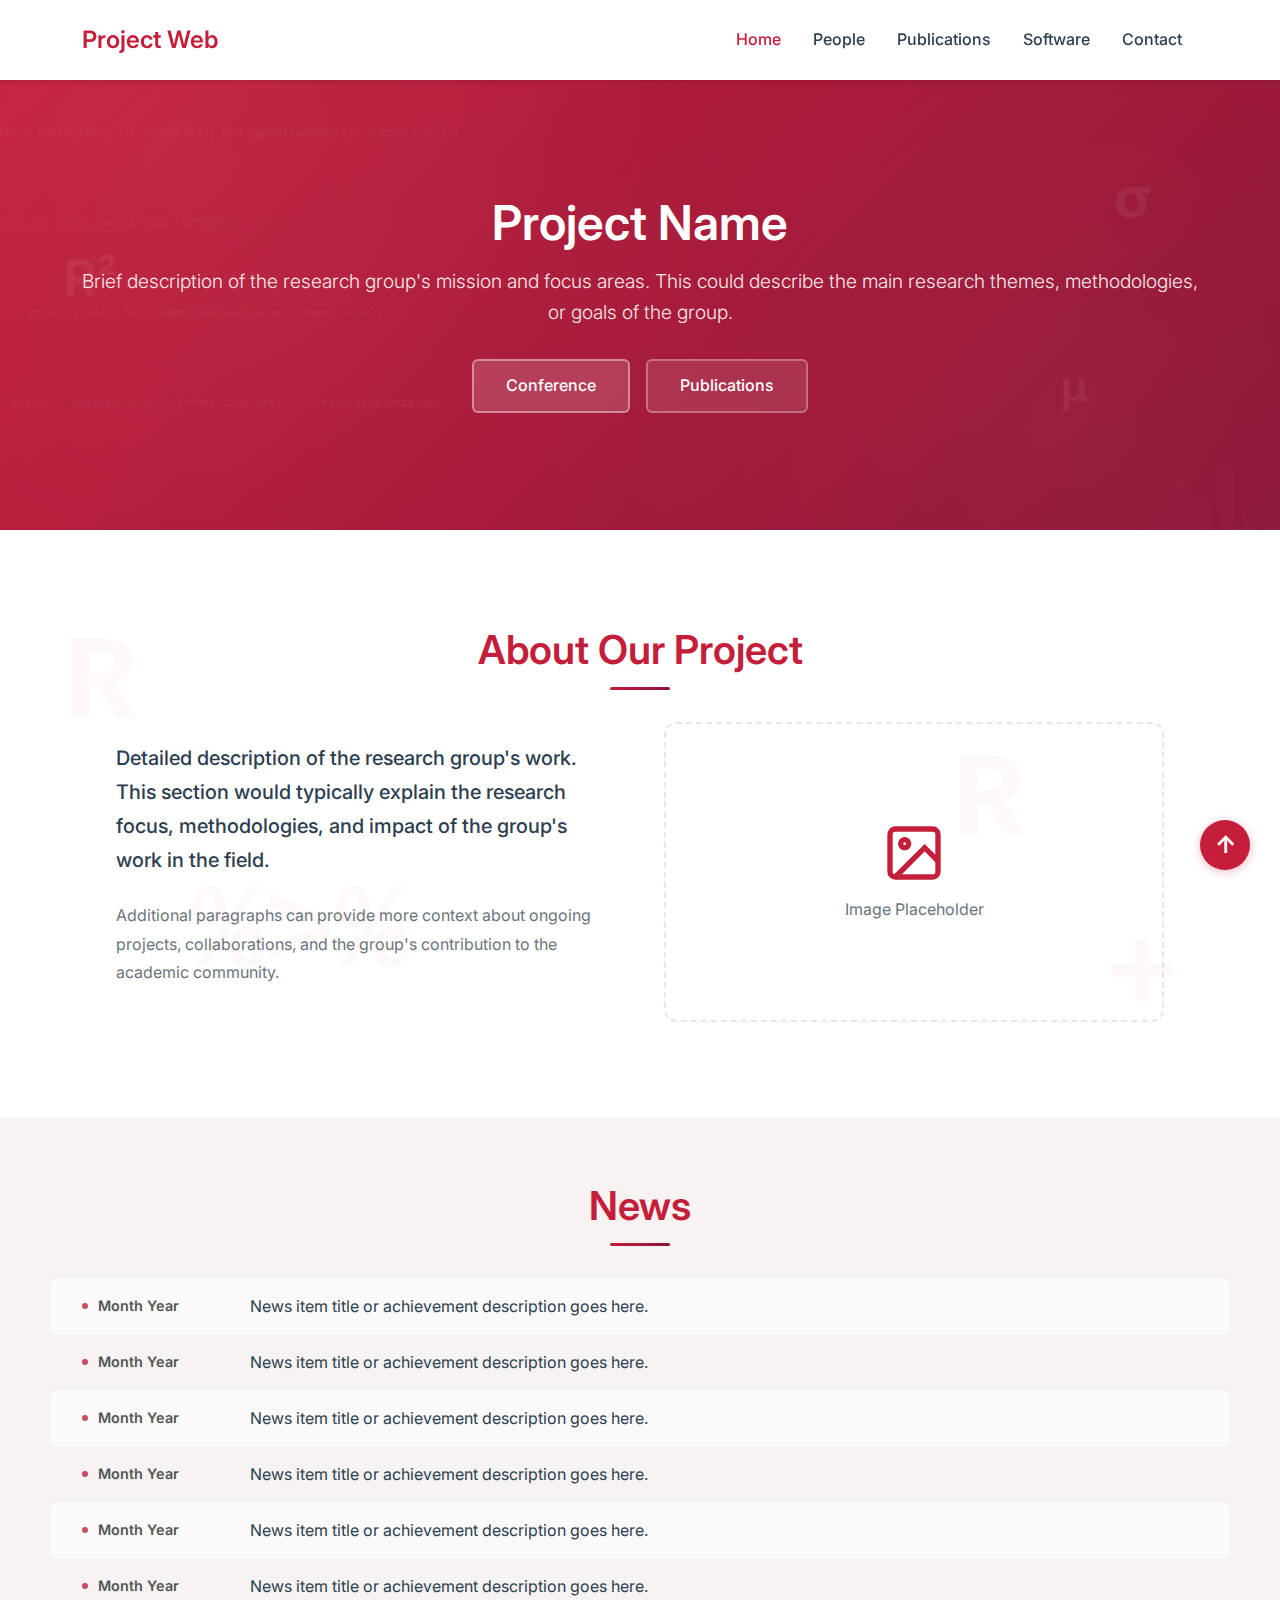
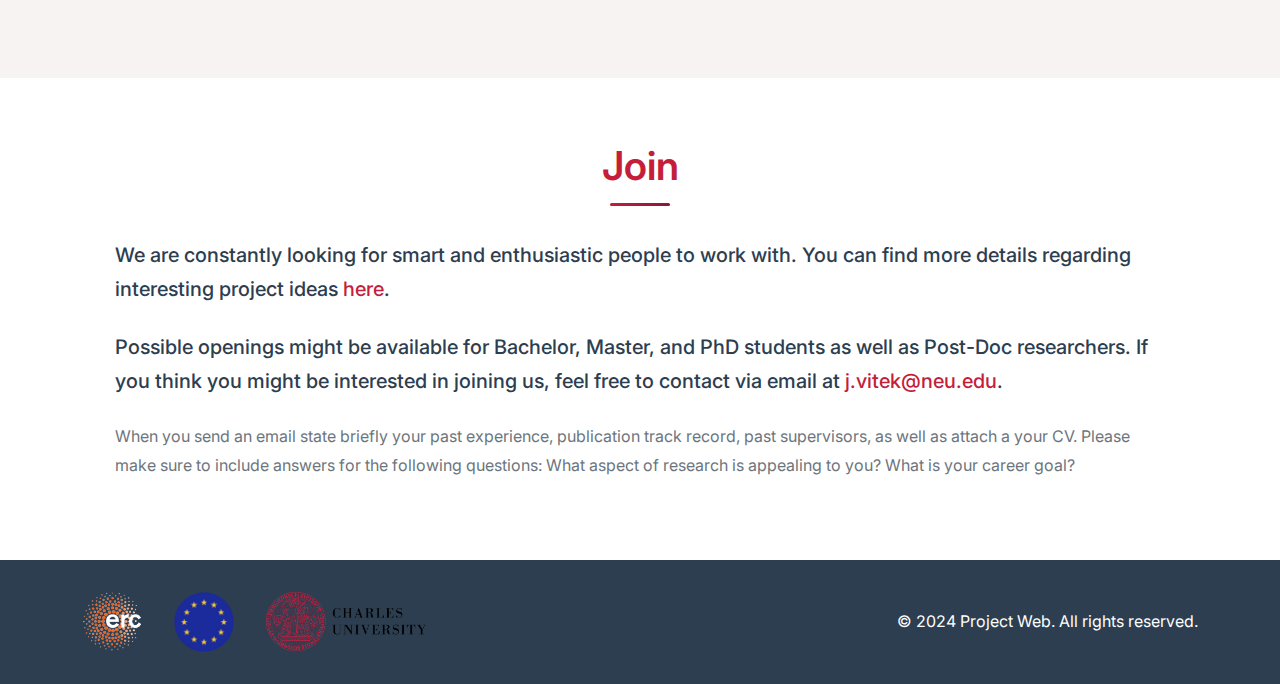
<file: index.html>
<!DOCTYPE html>
<html lang="en">
<head>
    <meta charset="utf-8">
    <meta name="viewport" content="width=device-width, initial-scale=1">
    <title>Project Web</title>
    
    <link href="https://fonts.googleapis.com/css2?family=Inter:wght@300;400;500;600&display=swap" rel="stylesheet">
    <link href="https://cdnjs.cloudflare.com/ajax/libs/bootstrap/5.3.0/css/bootstrap.min.css" rel="stylesheet">
    <link href="docs/assets/css/styles.css" rel="stylesheet">
</head>

<body>
    <nav class="navbar navbar-expand-lg navbar-light fixed-top">
        <div class="container">
            <a class="navbar-brand" href="index.html">
                <span style="font-weight: 600; color: var(--primary-red); font-size: 1.5rem;">Project Web</span>
            </a>
            
            <button class="navbar-toggler" type="button" data-bs-toggle="collapse" data-bs-target="#navbarNav">
                <span class="navbar-toggler-icon"></span>
            </button>
            
            <div class="collapse navbar-collapse" id="navbarNav">
                <ul class="navbar-nav ms-auto">
                    <li class="nav-item">
                        <a class="nav-link active" href="index.html">Home</a>
                    </li>
                    <li class="nav-item">
                        <a class="nav-link" href="people.html">People</a>
                    </li>
                    <li class="nav-item">
                        <a class="nav-link" href="publications.html">Publications</a>
                    </li>
                    <li class="nav-item">
                        <a class="nav-link" href="software.html">Software</a>
                    </li>
                    <li class="nav-item">
                        <a class="nav-link" href="contact.html">Contact</a>
                    </li>
                </ul>
            </div>
        </div>
    </nav>

    <!-- Hero Section -->
    <section class="hero">
        <div class="r-background">
            <div class="r-code">library(ggplot2) %>% data.frame(x = rnorm(100), y = rnorm(100)) %>% ggplot(aes(x, y)) + geom_point()</div>
            <div class="r-code">summary(lm(y ~ x, data = dataset)) %>% cor.test(x, y) %>% t.test(group1, group2)</div>
            <div class="r-code">df %>% filter(category == "research") %>% group_by(year) %>% summarise(mean_value = mean(value))</div>
            <div class="r-code">install.packages(c("dplyr", "tidyr", "ggplot2")) %>% library(tidyverse) %>% read.csv("data.csv")</div>
            
            <div class="stats-symbol">σ</div>
            <div class="stats-symbol">μ</div>
            <div class="stats-symbol">R²</div>
        </div>

        <div class="chart-bg">
            <div class="chart-bars">
                <div class="chart-bar"></div>
                <div class="chart-bar"></div>
                <div class="chart-bar"></div>
                <div class="chart-bar"></div>
                <div class="chart-bar"></div>
                <div class="chart-bar"></div>
            </div>
        </div>

        <div class="container">
            <div class="hero-content">
                <h1>Project Name</h1>
                <p class="lead">Brief description of the research group's mission and focus areas. This could describe the main research themes, methodologies, or goals of the group.</p>
                
                <div class="hero-buttons">
                    <a href="publications.html#conference" class="btn-hero btn-primary">Conference</a>
                    <a href="publications.html#publications" class="btn-hero">Publications</a>
                </div>
            </div>
        </div>
    </section>
    
    <!-- About Section -->
    <section class="about-section">
        <div class="container">
            <h2 class="section-header">About Our Project</h2>
            
            <div class="research-content">
                <div class="main-description">
                    <p class="lead-text">Detailed description of the research group's work. This section would typically explain the research focus, methodologies, and impact of the group's work in the field.</p>
                    
                    <p>Additional paragraphs can provide more context about ongoing projects, collaborations, and the group's contribution to the academic community.</p>
                </div>

                <div class="image-placeholder">
                    <div class="placeholder-content">
                        <svg width="64" height="64" viewBox="0 0 24 24" fill="none">
                            <rect x="3" y="3" width="18" height="18" rx="2" ry="2" stroke="currentColor" stroke-width="2"/>
                            <circle cx="8.5" cy="8.5" r="1.5" stroke="currentColor" stroke-width="2"/>
                            <path d="M21 15L16 10L5 21" stroke="currentColor" stroke-width="2"/>
                        </svg>
                        <p>Image Placeholder</p>
                    </div>
                </div>
            </div>
        </div>

        <div class="r-pattern">
            <div class="pattern-element">R</div>
            <div class="pattern-element">+</div>
            <div class="pattern-element">%>%</div>
            <div class="pattern-element">R</div>
        </div>
    </section>

    <!-- News Section -->
    <section class="content-section bg-light-beige">
        <div class="container">
            <h2 class="section-header">News</h2>
            
            <div class="news-row-simple">
                <div class="news-date-simple">Month Year</div>
                <div class="news-text-simple">News item title or achievement description goes here.</div>
            </div>
            
            <div class="news-row-simple">
                <div class="news-date-simple">Month Year</div>
                <div class="news-text-simple">News item title or achievement description goes here.</div>
            </div>
            
            <div class="news-row-simple">
                <div class="news-date-simple">Month Year</div>
                <div class="news-text-simple">News item title or achievement description goes here.</div>
            </div>
            
            <div class="news-row-simple">
                <div class="news-date-simple">Month Year</div>
                <div class="news-text-simple">News item title or achievement description goes here.</div>
            </div>
            
            <div class="news-row-simple">
                <div class="news-date-simple">Month Year</div>
                <div class="news-text-simple">News item title or achievement description goes here.</div>
            </div>
            
            <div class="news-row-simple">
                <div class="news-date-simple">Month Year</div>
                <div class="news-text-simple">News item title or achievement description goes here.</div>
            </div>
        </div>
    </section>
    
    <!-- Join Section -->
    <section class="content-section">
        <div class="container">
            <h2 class="section-header">Join</h2>
            <div class="join-description">
                <p class="lead-text">We are constantly looking for smart and enthusiastic people to work with. You can find more details regarding interesting project ideas <a href="https://prl-prg.github.io/student-projects.html">here</a>.</p>
    
                <p class="lead-text">Possible openings might be available for Bachelor, Master, and PhD students as well as Post-Doc researchers. If you think you might be interested in joining us, feel free to contact via email at <a href="mailto:j.vitek@neu.edu">j.vitek@neu.edu</a>.</p>
                    
                <p>When you send an email state briefly your past experience, publication track record, past supervisors, as well as attach a your CV.

                Please make sure to include answers for the following questions:
                        
                What aspect of research is appealing to you?
                What is your career goal?</p>
            </div>
        </div>
    </section>

    <footer>
        <div class="container">
            <div class="row align-items-center">
                <div class="col-md-6">
                    <div class="footer-logos">
                        <div class="footer-logo">
                            <a href="">
                                <img src="docs/assets/images/logo/erc_logo_inv.png" alt="">
                            </a>
                        </div>
                        <div class="footer-logo">
                            <a href="https://erc.europa.eu/">
                                <img src="docs/assets/images/logo/eu_flag_round-nobg.png" alt="">
                            </a>
                        </div>
                        <div class="footer-logo charles">
                            <a href="">
                                <img src="docs/assets/images/logo/PR-56-version1-uk_uzitna_eng_barevna (1).png" alt="">
                            </a>
                        </div>
                    </div>
                </div>
                <div class="col-md-6 text-md-end">
                    <p class="mb-0">&copy; 2024 Project Web. All rights reserved.</p>
                </div>
            </div>
        </div>
    </footer>

    <button class="back-to-top" onclick="window.scrollTo({top: 0, behavior: 'smooth'})"></button>

    <script src="https://cdnjs.cloudflare.com/ajax/libs/bootstrap/5.3.0/js/bootstrap.bundle.min.js"></script>
</body>
</html>
</file>
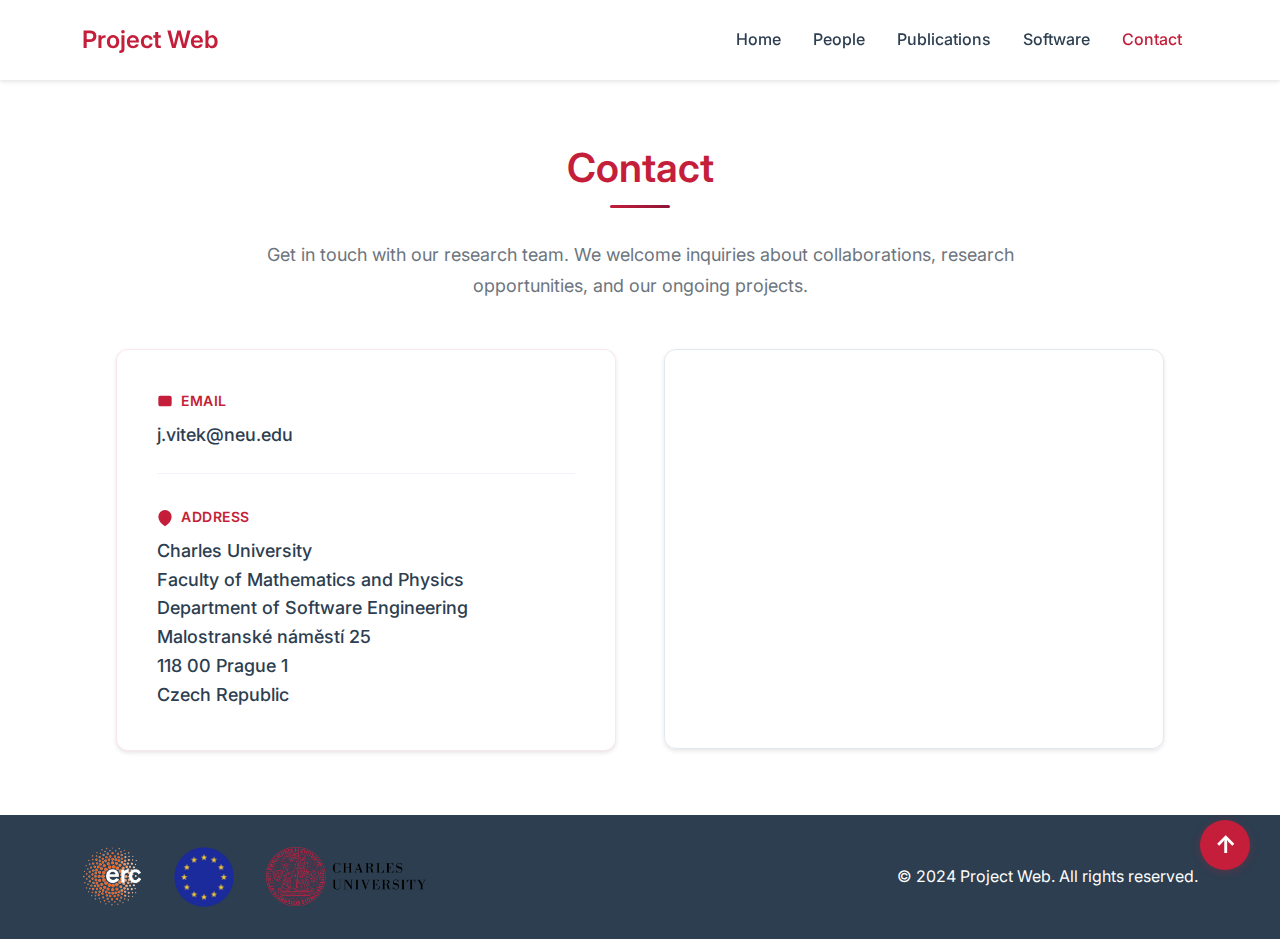
<file: contact.html>
<!DOCTYPE html>
<html lang="en">
<head>
    <meta charset="utf-8">
    <meta name="viewport" content="width=device-width, initial-scale=1">
    <title>Project Web - Contact</title>
    
    <link href="https://fonts.googleapis.com/css2?family=Inter:wght@300;400;500;600&display=swap" rel="stylesheet">
    <link href="https://cdnjs.cloudflare.com/ajax/libs/bootstrap/5.3.0/css/bootstrap.min.css" rel="stylesheet">
    <link href="docs/assets/css/styles.css" rel="stylesheet">
</head>

<body>
    <nav class="navbar navbar-expand-lg navbar-light fixed-top">
        <div class="container">
            <a class="navbar-brand" href="index.html">
                <span style="font-weight: 600; color: var(--primary-red); font-size: 1.5rem;">Project Web</span>
            </a>
            
            <button class="navbar-toggler" type="button" data-bs-toggle="collapse" data-bs-target="#navbarNav">
                <span class="navbar-toggler-icon"></span>
            </button>
            
            <div class="collapse navbar-collapse" id="navbarNav">
                <ul class="navbar-nav ms-auto">
                    <li class="nav-item">
                        <a class="nav-link" href="index.html">Home</a>
                    </li>
                    <li class="nav-item">
                        <a class="nav-link" href="people.html">People</a>
                    </li>
                    <li class="nav-item">
                        <a class="nav-link" href="publications.html">Publications</a>
                    </li>
                    <li class="nav-item">
                        <a class="nav-link" href="software.html">Software</a>
                    </li>
                    <li class="nav-item">
                        <a class="nav-link active" href="contact.html">Contact</a>
                    </li>
                </ul>
            </div>
        </div>
    </nav>

    <div class="page-content">
        <div class="content-section">
            <div class="container">
                <div class="contact-container">
                    <h2 class="section-header">Contact</h2>
                    
                    <div class="contact-description">
                        <p>Get in touch with our research team. We welcome inquiries about collaborations, research opportunities, and our ongoing projects.</p>
                    </div>
                    
                    <div class="contact-content">
                        <div class="contact-info">
                            <div class="contact-item">
                                <div class="contact-label">
                                    <svg class="contact-icon" viewBox="0 0 24 24" fill="none">
                                        <path d="M3 8L10.89 13.26C11.2187 13.4793 11.6049 13.5963 12 13.5963C12.3951 13.5963 12.7813 13.4793 13.11 13.26L21 8M5 19H19C19.5304 19 20.0391 18.7893 20.4142 18.4142C20.7893 18.0391 21 17.5304 21 17V7C21 6.46957 20.7893 5.96086 20.4142 5.58579C20.0391 5.21071 19.5304 5 19 5H5C4.46957 5 3.96086 5.21071 3.58579 5.58579C3.21071 5.96086 3 6.46957 3 7V17C3 17.5304 3.21071 18.0391 3.58579 18.4142C3.96086 18.7893 4.46957 19 5 19Z" stroke="currentColor" stroke-width="2"/>
                                    </svg>
                                    Email
                                </div>
                                <div class="contact-value">
                                    <a href="mailto:j.vitek@neu.edu">j.vitek@neu.edu</a>
                                </div>
                            </div>
                            
                            <div class="contact-item">
                                <div class="contact-label">
                                    <svg class="contact-icon" viewBox="0 0 24 24" fill="none">
                                        <path d="M21 10C21 17 12 23 12 23S3 17 3 10C3 7.61305 3.94821 5.32387 5.63604 3.63604C7.32387 1.94821 9.61305 1 12 1C14.3869 1 16.6761 1.94821 18.3639 3.63604C20.0518 5.32387 21 7.61305 21 10Z" stroke="currentColor" stroke-width="2"/>
                                        <circle cx="12" cy="10" r="3" stroke="currentColor" stroke-width="2"/>
                                    </svg>
                                    Address
                                </div>
                                <div class="contact-value">
                                    Charles University<br>
                                    Faculty of Mathematics and Physics<br>
                                    Department of Software Engineering<br>
                                    Malostranské náměstí 25<br>
                                    118 00 Prague 1<br>
                                    Czech Republic
                                </div>
                            </div>
                        </div>
                        
                        <div class="map-container">
                            <iframe
                                src="https://www.google.com/maps/embed?pb=!1m18!1m12!1m3!1d2559.9341750934636!2d14.40387537733145!3d50.08805637151944!2m3!1f0!2f0!3f0!3m2!1i1024!2i768!4f13.1!3m3!1m2!1s0x470b94ed05c9a0b1%3A0x8e1f5b7a5b8d3c2a!2sMalostranské%20nám.%2025%2C%20118%2000%20Malá%20Strana%2C%20Czechia!5e0!3m2!1sen!2s!4v1703789012345!5m2!1sen!2s"
                                allowfullscreen=""
                                loading="lazy">
                            </iframe>
                        </div>
                    </div>
                </div>
            </div>
        </div>
    </div>

    <footer>
        <div class="container">
            <div class="row align-items-center">
                <div class="col-md-6">
                    <div class="footer-logos">
                        <div class="footer-logo">
                            <a href="">
                                <img src="docs/assets/images/logo/erc_logo_inv.png" alt="">
                            </a>
                        </div>
                        <div class="footer-logo">
                            <a href="https://erc.europa.eu/">
                                <img src="docs/assets/images/logo/eu_flag_round-nobg.png" alt="">
                            </a>
                        </div>
                        <div class="footer-logo charles">
                            <a href="">
                                <img src="docs/assets/images/logo/PR-56-version1-uk_uzitna_eng_barevna (1).png" alt="">
                            </a>
                        </div>
                    </div>
                </div>
                <div class="col-md-6 text-md-end">
                    <p class="mb-0">&copy; 2024 Project Web. All rights reserved.</p>
                </div>
            </div>
        </div>
    </footer>

    <button class="back-to-top" onclick="window.scrollTo({top: 0, behavior: 'smooth'})"></button>

    <script src="https://cdnjs.cloudflare.com/ajax/libs/bootstrap/5.3.0/js/bootstrap.bundle.min.js"></script>
</body>
</html>
</file>
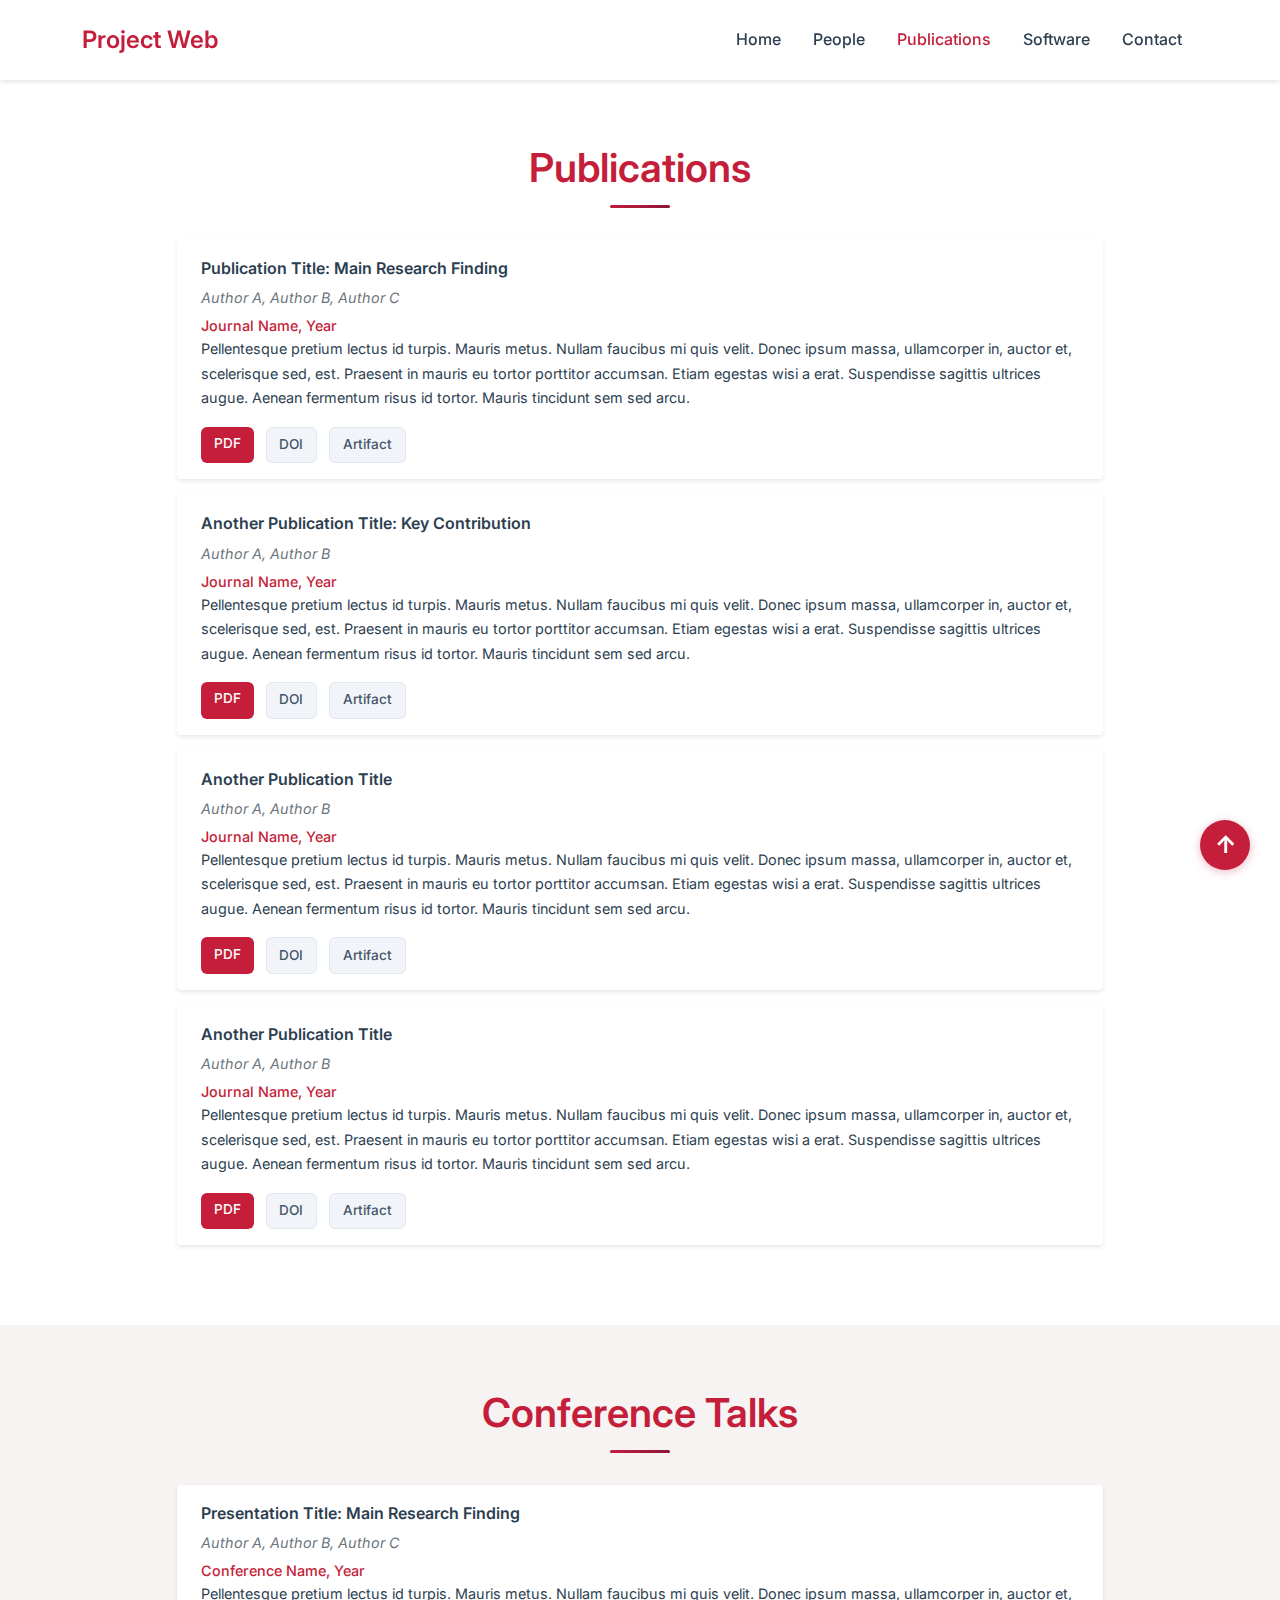
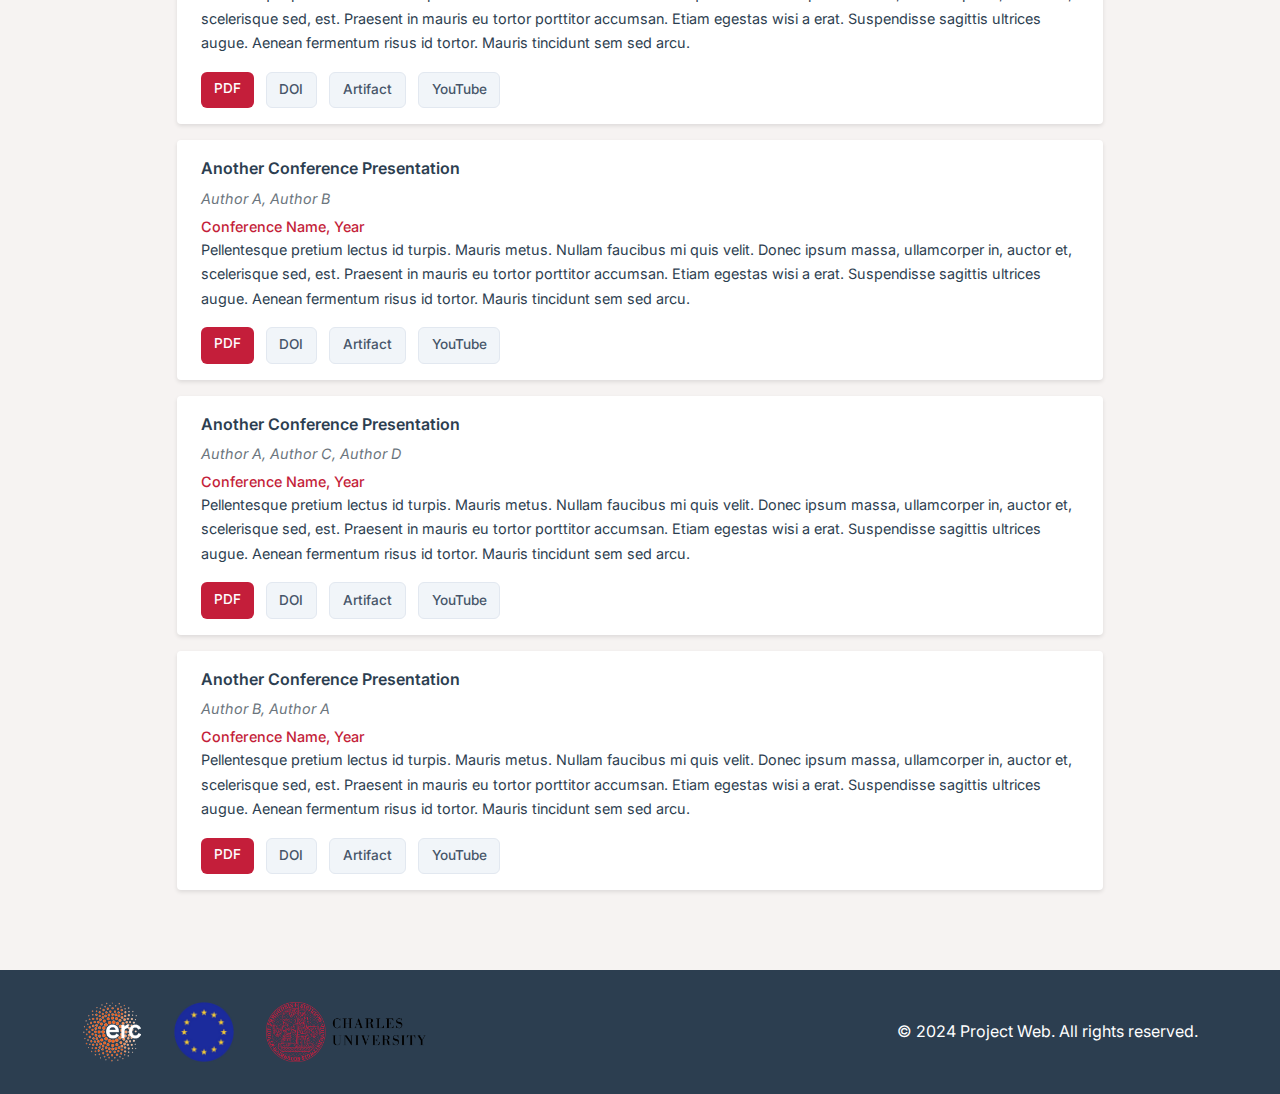
<file: publications.html>
<!DOCTYPE html>
<html lang="en">
<head>
    <meta charset="utf-8">
    <meta name="viewport" content="width=device-width, initial-scale=1">
    <title>Project Web - Publications</title>
    
    <link href="https://fonts.googleapis.com/css2?family=Inter:wght@300;400;500;600&display=swap" rel="stylesheet">
    <link href="https://cdnjs.cloudflare.com/ajax/libs/bootstrap/5.3.0/css/bootstrap.min.css" rel="stylesheet">
    <link href="docs/assets/css/styles.css" rel="stylesheet">
</head>

<body>
    <nav class="navbar navbar-expand-lg navbar-light fixed-top">
        <div class="container">
            <a class="navbar-brand" href="index.html">
                <span style="font-weight: 600; color: var(--primary-red); font-size: 1.5rem;">Project Web</span>
            </a>
            
            <button class="navbar-toggler" type="button" data-bs-toggle="collapse" data-bs-target="#navbarNav">
                <span class="navbar-toggler-icon"></span>
            </button>
            
            <div class="collapse navbar-collapse" id="navbarNav">
                <ul class="navbar-nav ms-auto">
                    <li class="nav-item">
                        <a class="nav-link" href="index.html">Home</a>
                    </li>
                    <li class="nav-item">
                        <a class="nav-link" href="people.html">People</a>
                    </li>
                    <li class="nav-item">
                        <a class="nav-link active" href="publications.html">Publications</a>
                    </li>
                    <li class="nav-item">
                        <a class="nav-link" href="software.html">Software</a>
                    </li>
                    <li class="nav-item">
                        <a class="nav-link" href="contact.html">Contact</a>
                    </li>
                </ul>
            </div>
        </div>
    </nav>

    <div class="page-content">
        <div class="content-section">
            <div class="container">
                <h2 class="section-header" id="publications">Publications</h2>
                
                <div class="row">
                    <div class="col-lg-10 mx-auto">
                        <div class="publication-item">
                            <div class="publication-title">Publication Title: Main Research Finding</div>
                            <div class="publication-authors">Author A, Author B, Author C</div>
                            <div class="publication-venue">Journal Name, Year</div>
                            <div class="publication-abstract">
                                Pellentesque pretium lectus id turpis. Mauris metus. Nullam faucibus mi quis velit. Donec ipsum massa, ullamcorper in, auctor et, scelerisque sed, est. Praesent in mauris eu tortor porttitor accumsan. Etiam egestas wisi a erat. Suspendisse sagittis ultrices augue. Aenean fermentum risus id tortor. Mauris tincidunt sem sed arcu.
                            </div>
                            <div class="publication-links">
                                <a href="#" class="pub-link">PDF</a>
                                <a href="#" class="pub-link secondary">DOI</a>
                                <a href="#" class="pub-link secondary">Artifact</a>
                            </div>
                        </div>
                        
                        <div class="publication-item">
                            <div class="publication-title">Another Publication Title: Key Contribution</div>
                            <div class="publication-authors">Author A, Author B</div>
                            <div class="publication-venue">Journal Name, Year</div>
                            <div class="publication-abstract">
                                Pellentesque pretium lectus id turpis. Mauris metus. Nullam faucibus mi quis velit. Donec ipsum massa, ullamcorper in, auctor et, scelerisque sed, est. Praesent in mauris eu tortor porttitor accumsan. Etiam egestas wisi a erat. Suspendisse sagittis ultrices augue. Aenean fermentum risus id tortor. Mauris tincidunt sem sed arcu.
                            </div>
                            <div class="publication-links">
                                <a href="#" class="pub-link">PDF</a>
                                <a href="#" class="pub-link secondary">DOI</a>
                                <a href="#" class="pub-link secondary">Artifact</a>
                            </div>
                        </div>
                        
                        <div class="publication-item">
                            <div class="publication-title">Another Publication Title</div>
                            <div class="publication-authors">Author A, Author B</div>
                            <div class="publication-venue">Journal Name, Year</div>
                            <div class="publication-abstract">
                                Pellentesque pretium lectus id turpis. Mauris metus. Nullam faucibus mi quis velit. Donec ipsum massa, ullamcorper in, auctor et, scelerisque sed, est. Praesent in mauris eu tortor porttitor accumsan. Etiam egestas wisi a erat. Suspendisse sagittis ultrices augue. Aenean fermentum risus id tortor. Mauris tincidunt sem sed arcu.
                            </div>
                            <div class="publication-links">
                                <a href="#" class="pub-link">PDF</a>
                                <a href="#" class="pub-link secondary">DOI</a>
                                <a href="#" class="pub-link secondary">Artifact</a>
                            </div>
                        </div>
                        
                        <div class="publication-item">
                            <div class="publication-title">Another Publication Title</div>
                            <div class="publication-authors">Author A, Author B</div>
                            <div class="publication-venue">Journal Name, Year</div>
                            <div class="publication-abstract">
                                Pellentesque pretium lectus id turpis. Mauris metus. Nullam faucibus mi quis velit. Donec ipsum massa, ullamcorper in, auctor et, scelerisque sed, est. Praesent in mauris eu tortor porttitor accumsan. Etiam egestas wisi a erat. Suspendisse sagittis ultrices augue. Aenean fermentum risus id tortor. Mauris tincidunt sem sed arcu.
                            </div>
                            <div class="publication-links">
                                <a href="#" class="pub-link">PDF</a>
                                <a href="#" class="pub-link secondary">DOI</a>
                                <a href="#" class="pub-link secondary">Artifact</a>
                            </div>
                        </div>
                    </div>
                </div>
            </div>
        </div>
        
        <div class="content-section bg-light-beige">
            <div class="container">
                <h2 class="section-header" id="conference">Conference Talks</h2>

                <div class="row">
                    <div class="col-lg-10 mx-auto">
                        <div class="publication-item">
                            <div class="publication-title">Presentation Title: Main Research Finding</div>
                            <div class="publication-authors">Author A, Author B, Author C</div>
                            <div class="publication-venue">Conference Name, Year</div>
                            <div class="publication-abstract">
                                Pellentesque pretium lectus id turpis. Mauris metus. Nullam faucibus mi quis velit. Donec ipsum massa, ullamcorper in, auctor et, scelerisque sed, est. Praesent in mauris eu tortor porttitor accumsan. Etiam egestas wisi a erat. Suspendisse sagittis ultrices augue. Aenean fermentum risus id tortor. Mauris tincidunt sem sed arcu.
                            </div>
                            <div class="publication-links">
                                <a href="#" class="pub-link">PDF</a>
                                <a href="#" class="pub-link secondary">DOI</a>
                                <a href="#" class="pub-link secondary">Artifact</a>
                                <a href="#" class="pub-link secondary">YouTube</a>
                            </div>
                        </div>
                        
                        <div class="publication-item">
                            <div class="publication-title">Another Conference Presentation</div>
                            <div class="publication-authors">Author A, Author B</div>
                            <div class="publication-venue">Conference Name, Year</div>
                            <div class="publication-abstract">
                                Pellentesque pretium lectus id turpis. Mauris metus. Nullam faucibus mi quis velit. Donec ipsum massa, ullamcorper in, auctor et, scelerisque sed, est. Praesent in mauris eu tortor porttitor accumsan. Etiam egestas wisi a erat. Suspendisse sagittis ultrices augue. Aenean fermentum risus id tortor. Mauris tincidunt sem sed arcu.
                            </div>
                            <div class="publication-links">
                                <a href="#" class="pub-link">PDF</a>
                                <a href="#" class="pub-link secondary">DOI</a>
                                <a href="#" class="pub-link secondary">Artifact</a>
                                <a href="#" class="pub-link secondary">YouTube</a>
                            </div>
                        </div>
                        
                        <div class="publication-item">
                            <div class="publication-title">Another Conference Presentation</div>
                            <div class="publication-authors">Author A, Author C, Author D</div>
                            <div class="publication-venue">Conference Name, Year</div>
                            <div class="publication-abstract">
                                Pellentesque pretium lectus id turpis. Mauris metus. Nullam faucibus mi quis velit. Donec ipsum massa, ullamcorper in, auctor et, scelerisque sed, est. Praesent in mauris eu tortor porttitor accumsan. Etiam egestas wisi a erat. Suspendisse sagittis ultrices augue. Aenean fermentum risus id tortor. Mauris tincidunt sem sed arcu.
                            </div>
                            <div class="publication-links">
                                <a href="#" class="pub-link">PDF</a>
                                <a href="#" class="pub-link secondary">DOI</a>
                                <a href="#" class="pub-link secondary">Artifact</a>
                                <a href="#" class="pub-link secondary">YouTube</a>
                            </div>
                        </div>
                        
                        <div class="publication-item">
                            <div class="publication-title">Another Conference Presentation</div>
                            <div class="publication-authors">Author B, Author A</div>
                            <div class="publication-venue">Conference Name, Year</div>
                            <div class="publication-abstract">
                                Pellentesque pretium lectus id turpis. Mauris metus. Nullam faucibus mi quis velit. Donec ipsum massa, ullamcorper in, auctor et, scelerisque sed, est. Praesent in mauris eu tortor porttitor accumsan. Etiam egestas wisi a erat. Suspendisse sagittis ultrices augue. Aenean fermentum risus id tortor. Mauris tincidunt sem sed arcu.
                            </div>
                            <div class="publication-links">
                                <a href="#" class="pub-link">PDF</a>
                                <a href="#" class="pub-link secondary">DOI</a>
                                <a href="#" class="pub-link secondary">Artifact</a>
                                <a href="#" class="pub-link secondary">YouTube</a>
                            </div>
                        </div>
                    </div>
                </div>
            </div>
        </div>
    </div>

    <footer>
        <div class="container">
            <div class="row align-items-center">
                <div class="col-md-6">
                    <div class="footer-logos">
                        <div class="footer-logo">
                            <a href="">
                                <img src="docs/assets/images/logo/erc_logo_inv.png" alt="">
                            </a>
                        </div>
                        <div class="footer-logo">
                            <a href="https://erc.europa.eu/">
                                <img src="docs/assets/images/logo/eu_flag_round-nobg.png" alt="">
                            </a>
                        </div>
                        <div class="footer-logo charles">
                            <a href="">
                                <img src="docs/assets/images/logo/PR-56-version1-uk_uzitna_eng_barevna (1).png" alt="">
                            </a>
                        </div>
                    </div>
                </div>
                <div class="col-md-6 text-md-end">
                    <p class="mb-0">&copy; 2024 Project Web. All rights reserved.</p>
                </div>
            </div>
        </div>
    </footer>

    <button class="back-to-top" onclick="window.scrollTo({top: 0, behavior: 'smooth'})"></button>

    <script src="https://cdnjs.cloudflare.com/ajax/libs/bootstrap/5.3.0/js/bootstrap.bundle.min.js"></script>
</body>
</html>
</file>
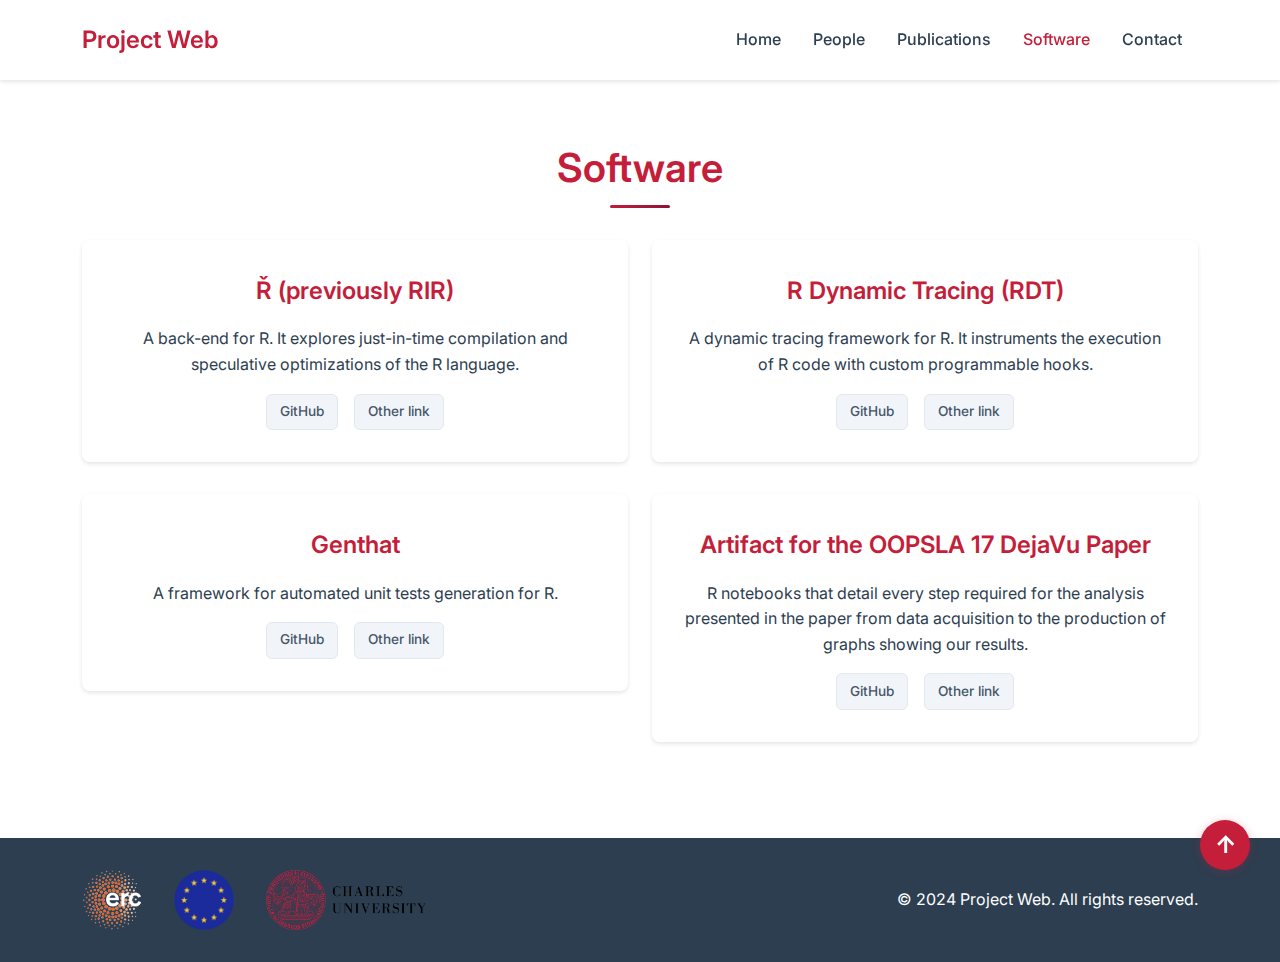
<file: software.html>
<!DOCTYPE html>
<html lang="en">
<head>
    <meta charset="utf-8">
    <meta name="viewport" content="width=device-width, initial-scale=1">
    <title>Project Web - Software</title>
    
    <link href="https://fonts.googleapis.com/css2?family=Inter:wght@300;400;500;600&display=swap" rel="stylesheet">
    <link href="https://cdnjs.cloudflare.com/ajax/libs/bootstrap/5.3.0/css/bootstrap.min.css" rel="stylesheet">
    <link href="docs/assets/css/styles.css" rel="stylesheet">
</head>

<body>
    <nav class="navbar navbar-expand-lg navbar-light fixed-top">
        <div class="container">
            <a class="navbar-brand" href="index.html">
                <span style="font-weight: 600; color: var(--primary-red); font-size: 1.5rem;">Project Web</span>
            </a>
            
            <button class="navbar-toggler" type="button" data-bs-toggle="collapse" data-bs-target="#navbarNav">
                <span class="navbar-toggler-icon"></span>
            </button>
            
            <div class="collapse navbar-collapse" id="navbarNav">
                <ul class="navbar-nav ms-auto">
                    <li class="nav-item">
                        <a class="nav-link" href="index.html">Home</a>
                    </li>
                    <li class="nav-item">
                        <a class="nav-link" href="people.html">People</a>
                    </li>
                    <li class="nav-item">
                        <a class="nav-link" href="publications.html">Publications</a>
                    </li>
                    <li class="nav-item">
                        <a class="nav-link active" href="software.html">Software</a>
                    </li>
                    <li class="nav-item">
                        <a class="nav-link" href="contact.html">Contact</a>
                    </li>
                </ul>
            </div>
        </div>
    </nav>

    <div class="page-content">
        <div class="content-section">
            <div class="container">
                <h2 class="section-header">Software</h2>
                <div class="row">
                    <div class="col-lg-6">
                        <div class="software-card">
                            <div class="software-title">Ř (previously RIR)</div>
                            <p>A back-end for R. It explores just-in-time compilation and speculative optimizations of the R language.</p>
                            <div class="software-buttons">
                                <a href="#" class="softw-link">GitHub</a>
                                <a href="#" class="softw-link">Other link</a>
                            </div>
                        </div>
                    </div>
                    <div class="col-lg-6">
                        <div class="software-card">
                            <div class="software-title">R Dynamic Tracing (RDT)</div>
                            <p>A dynamic tracing framework for R. It instruments the execution of R code with custom programmable hooks.</p>
                            <div class="software-buttons">
                                <a href="#" class="softw-link">GitHub</a>
                                <a href="#" class="softw-link">Other link</a>
                            </div>
                        </div>
                    </div>
                    <div class="col-lg-6">
                        <div class="software-card">
                            <div class="software-title">Genthat</div>
                            <p>A framework for automated unit tests generation for R.</p>
                            <div class="software-buttons">
                                <a href="#" class="softw-link">GitHub</a>
                                <a href="#" class="softw-link">Other link</a>
                            </div>
                        </div>
                    </div>
                    <div class="col-lg-6">
                        <div class="software-card">
                            <div class="software-title">Artifact for the OOPSLA 17 DejaVu Paper</div>
                            <p>R notebooks that detail every step required for the analysis presented in the paper from data acquisition to the production of graphs showing our results.</p>
                            <div class="software-buttons">
                                <a href="#" class="softw-link">GitHub</a>
                                <a href="#" class="softw-link">Other link</a>
                            </div>
                        </div>
                    </div>
                </div>
            </div>
        </div>
    </div>

    <footer>
        <div class="container">
            <div class="row align-items-center">
                <div class="col-md-6">
                    <div class="footer-logos">
                        <div class="footer-logo">
                            <a href="">
                                <img src="docs/assets/images/logo/erc_logo_inv.png" alt="">
                            </a>
                        </div>
                        <div class="footer-logo">
                            <a href="https://erc.europa.eu/">
                                <img src="docs/assets/images/logo/eu_flag_round-nobg.png" alt="">
                            </a>
                        </div>
                        <div class="footer-logo charles">
                            <a href="">
                                <img src="docs/assets/images/logo/PR-56-version1-uk_uzitna_eng_barevna (1).png" alt="">
                            </a>
                        </div>
                    </div>
                </div>
                <div class="col-md-6 text-md-end">
                    <p class="mb-0">&copy; 2024 Project Web. All rights reserved.</p>
                </div>
            </div>
        </div>
    </footer>

    <button class="back-to-top" onclick="window.scrollTo({top: 0, behavior: 'smooth'})"></button>

    <script src="https://cdnjs.cloudflare.com/ajax/libs/bootstrap/5.3.0/js/bootstrap.bundle.min.js"></script>
</body>
</html>
</file>
<file: docs/assets/css/styles.css>
/* CSS Variables */
:root {
    --primary-red: #c41e3a;
    --dark-red: #8b1538;
    --light-beige: #F6F3F2;
    --text-dark: #2c3e50;
    --text-muted: #6c757d;
    --white: #ffffff;
}

/* Basic Setup */
body {
    font-family: 'Inter', sans-serif;
    line-height: 1.6;
    color: var(--text-dark);
    overflow-x: hidden;
}

html {
    scroll-padding-top: 100px;
}

/* Navigation */
.navbar {
    background-color: var(--white) !important;
    box-shadow: 0 2px 4px rgba(0,0,0,0.1);
    padding: 1rem 0;
}

.navbar-nav .nav-link {
    color: var(--text-dark) !important;
    font-weight: 500;
    margin: 0 0.5rem;
    transition: color 0.3s ease;
}

.navbar-nav .nav-link:hover,
.navbar-nav .nav-link.active {
    color: var(--primary-red) !important;
}

/* Page Layout */
.page-content {
    margin-top: 80px;
}

.content-section {
    padding: 4rem 0;
    position: relative;
    overflow: hidden;
}

.bg-light-beige {
    background-color: var(--light-beige);
}

/* Section Headers */
.section-header {
    color: var(--primary-red);
    font-size: 2.5rem;
    font-weight: 600;
    margin-bottom: 3rem;
    text-align: center;
    position: relative;
}

.section-header::after {
    content: '';
    position: absolute;
    bottom: -1rem;
    left: 50%;
    transform: translateX(-50%);
    width: 60px;
    height: 3px;
    background: linear-gradient(135deg, var(--primary-red), var(--dark-red));
    border-radius: 2px;
}

/* Hero Section */
.hero {
    background: linear-gradient(135deg, var(--primary-red), var(--dark-red));
    height: 50vh;
    position: relative;
    overflow: hidden;
    display: flex;
    align-items: center;
    justify-content: center;
    padding: 2rem;
    margin-top: 80px;
}

.hero::before {
    content: '';
    position: absolute;
    top: 0;
    left: 0;
    right: 0;
    bottom: 0;
    background: 
        radial-gradient(circle at 15% 20%, rgba(255, 255, 255, 0.05) 0%, transparent 50%),
        radial-gradient(circle at 85% 80%, rgba(255, 255, 255, 0.03) 0%, transparent 50%);
    z-index: 1;
}

.hero-content {
    position: relative;
    z-index: 10;
    text-align: center;
    color: white;
}

.hero h1 {
    color: white;
    font-size: 3rem;
    font-weight: 600;
    margin-bottom: 1rem;
    line-height: 1.1;
}

.hero p {
    color: white;
    font-size: 1.2rem;
    line-height: 1.6;
    opacity: 0.9;
    margin-bottom: 2rem;
}

.hero-buttons {
    display: flex;
    gap: 1rem;
    flex-wrap: wrap;
    justify-content: center;
}

.btn-hero {
    padding: 0.75rem 2rem;
    border: 2px solid rgba(255, 255, 255, 0.3);
    background: rgba(255, 255, 255, 0.1);
    color: white;
    text-decoration: none;
    border-radius: 6px;
    font-size: 1rem;
    font-weight: 500;
    transition: all 0.3s ease;
}

.btn-hero:hover {
    background: rgba(255, 255, 255, 0.2);
    border-color: rgba(255, 255, 255, 0.6);
    transform: translateY(-2px);
    color: white;
}

.btn-hero.btn-primary {
    background: rgba(255, 255, 255, 0.15);
    border-color: rgba(255, 255, 255, 0.4);
}

.btn-hero.btn-primary:hover {
    background: rgba(255, 255, 255, 0.25);
    border-color: rgba(255, 255, 255, 0.7);
}

/* R Background Animations */
.r-background {
    position: absolute;
    top: 0;
    left: 0;
    right: 0;
    bottom: 0;
    z-index: 2;
    pointer-events: none;
    overflow: hidden;
}

.r-code {
    position: absolute;
    font-family: 'Courier New', monospace;
    font-size: 11px;
    color: rgba(255, 255, 255, 0.08);
    white-space: nowrap;
    animation: drift linear infinite;
}

.r-code:nth-child(1) { top: 10%; left: -200px; animation-duration: 25s; animation-delay: 0s; }
.r-code:nth-child(2) { top: 30%; left: -300px; animation-duration: 30s; animation-delay: 5s; }
.r-code:nth-child(3) { top: 50%; left: -250px; animation-duration: 35s; animation-delay: 10s; }
.r-code:nth-child(4) { top: 70%; left: -180px; animation-duration: 28s; animation-delay: 15s; }

@keyframes drift {
    0% { transform: translateX(0); }
    100% { transform: translateX(calc(100vw + 300px)); }
}

.stats-symbol {
    position: absolute;
    color: rgba(255, 255, 255, 0.06);
    font-size: 60px;
    font-weight: bold;
    animation: float 6s ease-in-out infinite;
}

.stats-symbol:nth-child(5) { top: 15%; right: 10%; animation-delay: 0s; }
.stats-symbol:nth-child(6) { top: 60%; right: 15%; animation-delay: 2s; font-size: 45px; }
.stats-symbol:nth-child(7) { top: 35%; left: 5%; animation-delay: 4s; font-size: 50px; }

@keyframes float {
    0%, 100% { transform: translateY(0px) rotate(0deg); opacity: 0.06; }
    50% { transform: translateY(-15px) rotate(5deg); opacity: 0.1; }
}

.chart-bg {
    position: absolute;
    bottom: -50px;
    right: -50px;
    width: 200px;
    height: 150px;
    opacity: 0.04;
    z-index: 1;
}

.chart-bars {
    display: flex;
    align-items: end;
    height: 100%;
    gap: 8px;
    padding: 20px;
}

.chart-bar {
    background: rgba(255, 255, 255, 0.3);
    width: 15px;
    animation: barGrow 3s ease-in-out infinite;
}

.chart-bar:nth-child(1) { height: 40%; animation-delay: 0s; }
.chart-bar:nth-child(2) { height: 70%; animation-delay: 0.2s; }
.chart-bar:nth-child(3) { height: 55%; animation-delay: 0.4s; }
.chart-bar:nth-child(4) { height: 85%; animation-delay: 0.6s; }
.chart-bar:nth-child(5) { height: 45%; animation-delay: 0.8s; }
.chart-bar:nth-child(6) { height: 65%; animation-delay: 1s; }

@keyframes barGrow {
    0%, 100% { transform: scaleY(1); }
    50% { transform: scaleY(1.1); }
}

/* About Section */
.about-section {
    background: white;
    padding: 6rem 0;
    position: relative;
    overflow: hidden;
}

.research-content {
    display: flex;
    gap: 3rem;
    align-items: center;
    justify-content: center;
    text-align: left;
}

.main-description {
    flex: 1;
    max-width: 500px;
}

.main-description .lead-text {
    font-size: 1.25rem;
    color: var(--text-dark);
    line-height: 1.7;
    margin-bottom: 1.5rem;
    font-weight: 500;
}

.main-description p {
    color: var(--text-muted);
    font-size: 1rem;
    line-height: 1.8;
}

.image-placeholder {
    flex: 1;
    max-width: 500px;
    display: flex;
    align-items: center;
    justify-content: center;
    background: white;
    border: 2px dashed #e2e8f0;
    border-radius: 12px;
    min-height: 300px;
}

.placeholder-content {
    text-align: center;
    color: #a0aec0;
}

.placeholder-content svg {
    margin-bottom: 12px;
    color: var(--primary-red);
}

.placeholder-content p {
    margin: 0;
    font-size: 1rem;
    color: var(--text-muted);
}

/* R Pattern Background */
.r-pattern {
    position: absolute;
    top: 0;
    left: 0;
    right: 0;
    bottom: 0;
    pointer-events: none;
    z-index: 1;
}

.pattern-element {
    position: absolute;
    font-family: 'Courier New', monospace;
    font-size: 120px;
    font-weight: bold;
    color: rgba(196, 30, 58, 0.03);
    user-select: none;
}

.pattern-element:nth-child(1) { top: 10%; left: 5%; animation: patternFloat 8s ease-in-out infinite; }
.pattern-element:nth-child(2) { top: 60%; right: 8%; animation: patternFloat 10s ease-in-out infinite reverse; }
.pattern-element:nth-child(3) { bottom: 15%; left: 15%; animation: patternFloat 12s ease-in-out infinite; }
.pattern-element:nth-child(4) { top: 30%; right: 20%; animation: patternFloat 9s ease-in-out infinite reverse; }

@keyframes patternFloat {
    0%, 100% { transform: translateY(0px) rotate(0deg); opacity: 0.03; }
    50% { transform: translateY(-20px) rotate(5deg); opacity: 0.06; }
}

/* Join Section */
.join-description {
    max-width: 1050px;
    margin: 0 auto;
    text-align: left;
}

.join-description .lead-text {
    font-size: 1.25rem;
    color: var(--text-dark);
    line-height: 1.7;
    margin-bottom: 1.5rem;
    font-weight: 500;
}

.join-description p {
    color: var(--text-muted);
    font-size: 1rem;
    line-height: 1.8;
}

/* News Section */
.news-row-simple {
    display: flex;
    padding: 1rem 0;
    gap: 3rem;
    align-items: flex-start;
}

.news-row-simple:nth-child(even) {
    background: rgba(255, 255, 255, 0.5);
    padding: 1rem 2rem;
    margin: 0 -2rem;
    border-radius: 8px;
}

.news-date-simple {
    color: #555;
    font-size: 0.9rem;
    font-weight: 600;
    min-width: 120px;
    flex-shrink: 0;
    position: relative;
    padding-left: 1rem;
}

.news-date-simple::before {
    content: '';
    position: absolute;
    left: 0;
    top: 50%;
    transform: translateY(-50%);
    width: 6px;
    height: 6px;
    background: var(--primary-red);
    border-radius: 50%;
    opacity: 0.8;
}

.news-text-simple {
    color: var(--text-dark);
    font-size: 1rem;
    line-height: 1.5;
    font-weight: 400;
    flex: 1;
}

/* People Cards */
.person-card {
    background: white;
    border-radius: 8px;
    padding: 2rem;
    margin-bottom: 2rem;
    box-shadow: 0px 2px 4px 0px rgba(0, 0, 0, 0.10);
}

.person-img {
    width: 180px;
    height: 180px;
    border-radius: 50%;
    object-fit: cover;
    border: 3px solid var(--primary-red);
    overflow: hidden;
}

.person-img img {
    width: 100%;
    height: 100%;
}

.person-name {
    font-size: 1.5rem;
    font-weight: 600;
    color: var(--primary-red);
    margin-bottom: 0.25rem;
}

.person-title {
    color: var(--text-muted);
    font-weight: 500;
    margin-bottom: 1rem;
}

.person-bio {
    line-height: 1.6;
}

/* Publications */
.publication-item {
    background: white;
    padding: 1rem 1.5rem;
    margin-bottom: 1rem;
    border-radius: 4px;
    box-shadow: 0px 2px 4px 0px rgba(0, 0, 0, 0.10);
}

.publication-title {
    font-weight: 600;
    color: var(--text-dark);
    margin-bottom: 0.3rem;
    font-size: 1rem;
}

.publication-authors {
    color: var(--text-muted);
    font-style: italic;
    margin-bottom: 0.3rem;
    font-size: 0.9rem;
}

.publication-venue {
    color: var(--primary-red);
    font-weight: 500;
    font-size: 0.9rem;
}

.publication-abstract {
    color: var(--text-dark);
    margin-bottom: 1rem;
    font-size: 0.9rem;
    line-height: 1.7;
}

.publication-links {
    display: flex;
    gap: 0.75rem;
    flex-wrap: wrap;
}

.pub-link {
    background: var(--primary-red);
    color: white;
    padding: 0.4rem 0.8rem;
    border-radius: 6px;
    text-decoration: none;
    font-size: 0.85rem;
    font-weight: 500;
    transition: background 0.3s ease;
}

.pub-link:hover {
    background: var(--dark-red);
}

.pub-link.secondary {
    background: #f1f5f9;
    color: #475569;
    border: 1px solid #e2e8f0;
}

.pub-link.secondary:hover {
    background: #e2e8f0;
    color: #334155;
}

/* Software Cards */
.software-card {
    background: white;
    border-radius: 8px;
    padding: 2rem;
    margin-bottom: 2rem;
    box-shadow: 0px 2px 4px 0px rgba(0, 0, 0, 0.10);
    text-align: center;
}

.software-title {
    font-size: 1.5rem;
    font-weight: 600;
    color: var(--primary-red);
    margin-bottom: 1rem;
}

.software-buttons {
    display: flex;
    gap: 1rem;
    flex-wrap: wrap;
    justify-content: center;
}

.softw-link {
    background: #f1f5f9;
    color: #475569;
    border: 1px solid #e2e8f0;
    padding: 0.4rem 0.8rem;
    border-radius: 6px;
    text-decoration: none;
    font-size: 0.85rem;
    font-weight: 500;
    transition: all 0.3s ease;
}

.softw-link:hover {
    background: var(--primary-red);
    color: white;
    border-color: var(--primary-red);
}

/* Contact Page */
.contact-container {
    max-width: 1200px;
    margin: 0 auto;
}

.contact-content {
    display: flex;
    gap: 3rem;
    align-items: flex-start;
    justify-content: center;
}

.contact-info {
    flex: 1;
    max-width: 500px;
    background: white;
    padding: 2.5rem;
    border-radius: 12px;
    box-shadow: 0px 2px 4px 0px rgba(0, 0, 0, 0.10);
    border: 1px solid rgba(196, 30, 58, 0.1);
}

.contact-item {
    margin-bottom: 2rem;
    padding-bottom: 1.5rem;
    border-bottom: 1px solid #f1f5f9;
}

.contact-item:last-child {
    border-bottom: none;
    margin-bottom: 0;
    padding-bottom: 0;
}

.contact-label {
    font-size: 0.875rem;
    font-weight: 600;
    color: var(--primary-red);
    text-transform: uppercase;
    letter-spacing: 0.5px;
    margin-bottom: 0.5rem;
    display: flex;
    align-items: center;
    gap: 0.5rem;
}

.contact-value {
    font-size: 1.125rem;
    color: var(--text-dark);
    line-height: 1.6;
    font-weight: 500;
}

.contact-value a {
    color: var(--text-dark);
    text-decoration: none;
    transition: color 0.3s ease;
}

.contact-value a:hover {
    color: var(--primary-red);
}

.contact-icon {
    width: 16px;
    height: 16px;
    fill: currentColor;
}

.contact-description {
    max-width: 800px;
    margin: 0 auto 3rem auto;
    text-align: center;
    color: var(--text-muted);
    font-size: 1.125rem;
    line-height: 1.7;
}

.map-container {
    flex: 1;
    max-width: 500px;
    height: 400px;
    border-radius: 12px;
    overflow: hidden;
    box-shadow: 0px 2px 4px 0px rgba(0, 0, 0, 0.10);
    border: 1px solid #e2e8f0;
}

.map-container iframe {
    width: 100%;
    height: 100%;
    border: none;
    filter: grayscale(20%) contrast(1.1);
}

/* Footer */
footer {
    background-color: var(--text-dark);
    color: white;
    padding: 2rem 0;
}

.footer-logos {
    display: flex;
    align-items: center;
    gap: 2rem;
}

.footer-logo {
    width: 60px;
    height: 60px;
    display: flex;
    align-items: center;
    justify-content: center;
}

.footer-logo img {
    width: 100%;
    height: 100%;
    object-fit: contain;
}

.footer-logo.charles {
    width: 160px;
}

/* Back to Top Button */
.back-to-top {
    position: fixed;
    bottom: 30px;
    right: 30px;
    width: 50px;
    height: 50px;
    background-color: var(--primary-red);
    color: white;
    border: none;
    border-radius: 50%;
    display: flex;
    align-items: center;
    justify-content: center;
    cursor: pointer;
    box-shadow: 0 2px 10px rgba(196, 30, 58, 0.3);
    transition: all 0.3s ease;
    z-index: 1000;
}

.back-to-top:hover {
    background-color: var(--dark-red);
    transform: translateY(-2px);
}

.back-to-top::before {
    content: '↑';
    font-size: 1.5rem;
    font-weight: bold;
}

/* Links */
a {
    color: var(--primary-red);
    text-decoration: none;
}

/* Responsive Design */
@media (max-width: 1024px) {
    .research-content {
        flex-direction: column;
        gap: 2.5rem;
    }
    
    .contact-content {
        flex-direction: column;
        gap: 2.5rem;
    }
    
    .contact-info, .map-container {
        max-width: 100%;
    }
}

@media (max-width: 768px) {
    .hero {
        padding: 1rem;
        height: 50vh;
    }

    .hero h1 {
        font-size: 2.5rem;
        margin-bottom: 1rem;
    }

    .hero p {
        font-size: 1rem;
        margin-bottom: 1.5rem;
    }

    .hero-buttons {
        flex-direction: column;
        gap: 0.75rem;
    }

    .btn-hero {
        text-align: center;
        padding: 0.875rem 1.5rem;
    }

    .stats-symbol {
        font-size: 40px;
    }

    .chart-bg {
        width: 120px;
        height: 90px;
        bottom: -30px;
        right: -30px;
    }

    .about-section {
        padding: 4rem 0;
    }

    .section-header {
        font-size: 2rem;
        margin-bottom: 2.5rem;
    }

    .main-description .lead-text {
        font-size: 1.125rem;
    }

    .image-placeholder {
        min-height: 200px;
    }

    .pattern-element {
        font-size: 80px;
    }

    .news-row-simple {
        flex-direction: column;
        gap: 0.5rem;
    }
    
    .news-date-simple {
        min-width: auto;
        padding-left: 1.5rem;
    }
    
    .news-date-simple::before {
        width: 8px;
        height: 8px;
    }

    .content-section {
        padding: 4rem 0;
    }
    
    .contact-content {
        gap: 2rem;
    }
    
    .contact-info {
        padding: 2rem;
    }
    
    .map-container {
        height: 300px;
    }
    
    .contact-description {
        font-size: 1rem;
        margin-bottom: 2rem;
    }
}
</file>
